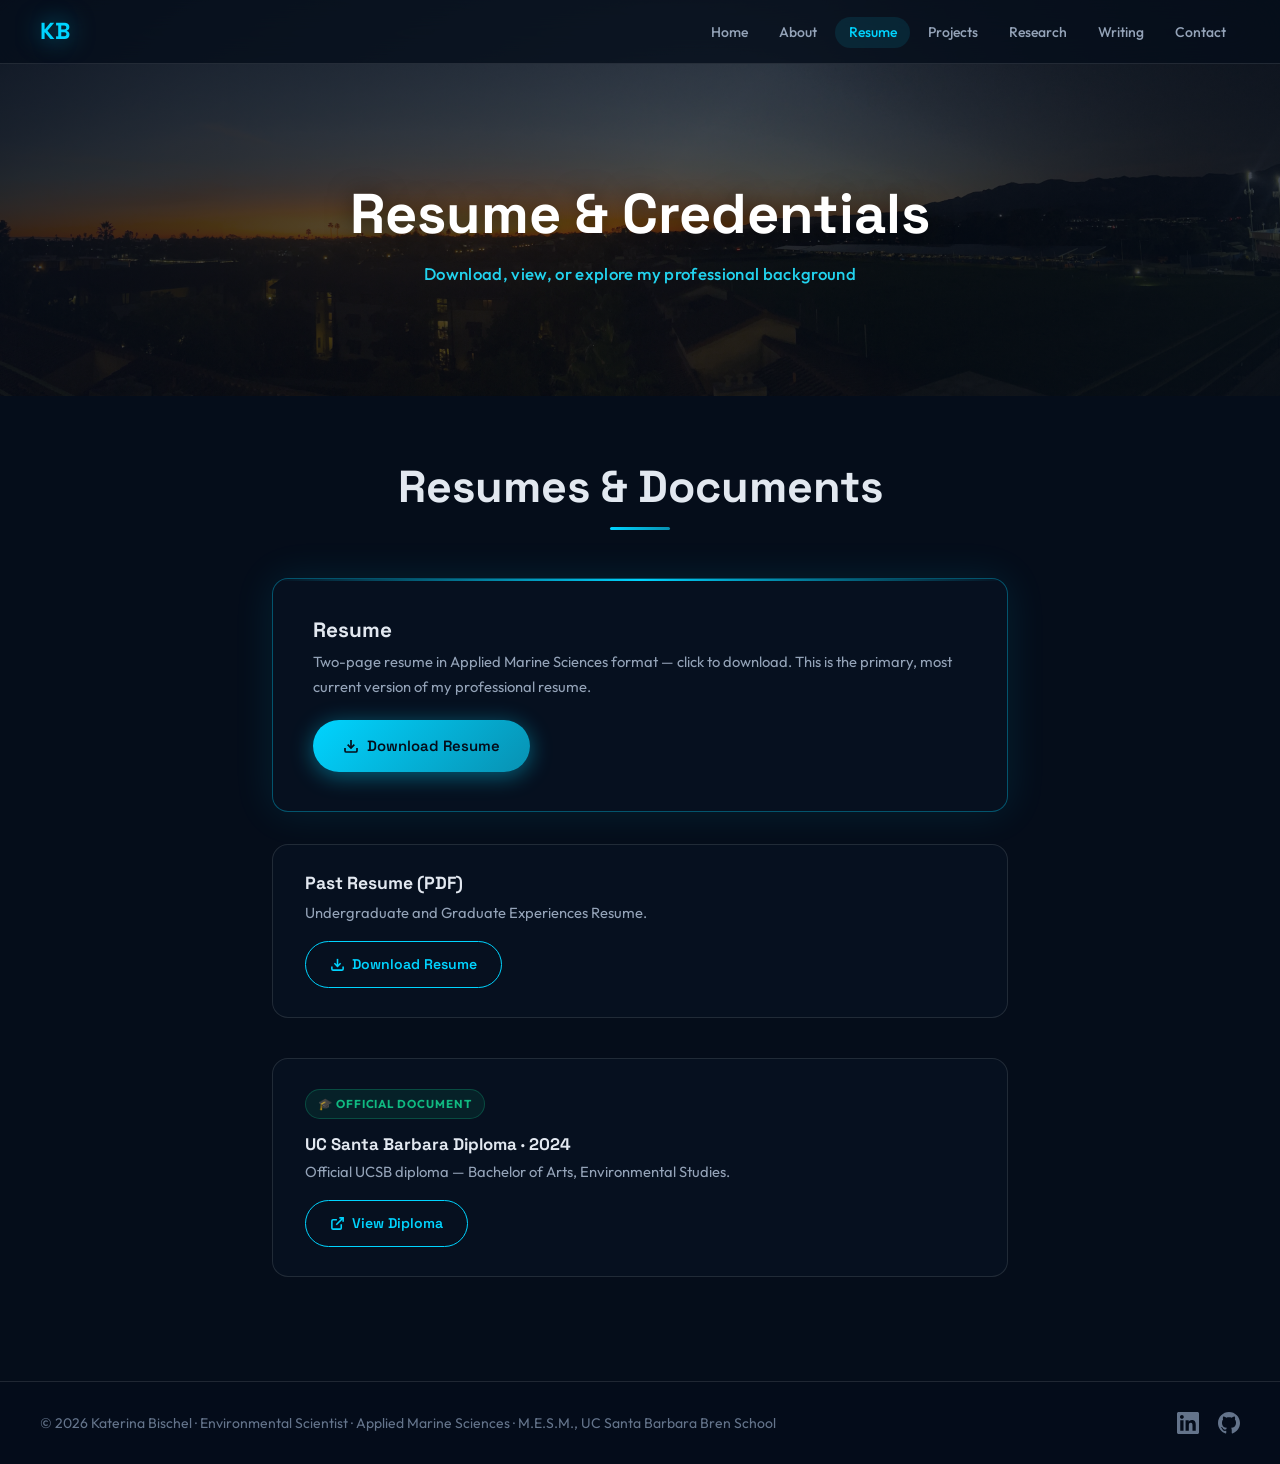
<file: resume.html>
<!DOCTYPE html>
<html lang="en">
<head>
  <meta charset="UTF-8" />
  <meta name="viewport" content="width=device-width, initial-scale=1.0" />
  <title>Resume | Katerina Bischel</title>
  <meta name="description" content="Resume and credentials for Katerina Bischel — Environmental Scientist at Applied Marine Sciences. M.E.S.M. 2026, UC Santa Barbara Bren School." />
  <meta property="og:title"       content="Resume | Katerina Bischel" />
  <meta property="og:description" content="Download or view Katerina Bischel's resume — AMS Format and General PDF." />
  <meta property="og:image"       content="panorama_4.jpeg" />
  <link rel="stylesheet" href="styles.css" />
  <style>
    .resume-section {
      max-width: 800px;
      margin: 0 auto;
      padding: 4rem 2rem 5rem;
    }
    .docx-icon {
      font-size: 3rem;
      margin-bottom: 0.75rem;
      display: block;
    }
  </style>
</head>
<body>

<!-- NAV -->
<nav class="navbar">
  <div class="nav-container">
    <a href="index.html" class="nav-logo">KB</a>
    <button class="hamburger" id="hamburger" aria-label="Toggle navigation">
      <span></span><span></span><span></span>
    </button>
    <ul class="nav-links" id="nav-links">
      <li><a href="index.html">Home</a></li>
      <li><a href="about.html">About</a></li>
      <li><a href="resume.html">Resume</a></li>
      <li><a href="projects.html">Projects</a></li>
      <li><a href="research.html">Research</a></li>
      <li><a href="writing.html">Writing</a></li>
      <li><a href="contact.html">Contact</a></li>
    </ul>
  </div>
</nav>

<!-- PAGE HERO -->
<section class="page-hero">
  <div class="hero-bg" style="background-image: url('panorama_2.jpeg');"></div>
  <div class="hero-overlay"></div>
  <div class="hero-content">
    <h1 class="page-hero-title">Resume &amp; Credentials</h1>
    <p class="page-hero-subtitle">Download, view, or explore my professional background</p>
  </div>
</section>

<!-- RESUME SECTION -->
<div class="resume-section">
  <h2 class="section-title reveal">Resumes &amp; Documents</h2>

  <!-- PRIMARY — AMS Format (DOCX) -->
  <div class="resume-primary-card reveal reveal-d1">
    <h3 class="resume-card-title">Resume </h3>
    <p class="resume-card-note">
      Two-page resume in Applied Marine Sciences format — click to download.
      This is the primary, most current version of my professional resume.
    </p>
    <div style="display:flex; gap:1rem; flex-wrap:wrap;">
      <a href="Bischel_resume_AMS_format_2pp.docx" download class="btn btn-primary">
        <svg width="16" height="16" viewBox="0 0 24 24" fill="none" stroke="currentColor" stroke-width="2.5"><path d="M21 15v4a2 2 0 0 1-2 2H5a2 2 0 0 1-2-2v-4"/><polyline points="7 10 12 15 17 10"/><line x1="12" y1="15" x2="12" y2="3"/></svg>
        Download Resume 
      </a>
    </div>
  </div>

  <!-- SECONDARY — General PDF -->
  <div class="resume-secondary-card reveal reveal-d2">
    <h3 class="resume-card-title" style="font-size:1.1rem; margin-bottom:0.35rem;">Past Resume (PDF)</h3>
    <p class="resume-card-note" style="margin-bottom:1rem;">Undergraduate and Graduate Experiences Resume.</p>
    <a href="Katerina_Bischel_%20Resume.pdf" download class="btn btn-ghost" style="font-size:0.88rem; padding:0.65rem 1.5rem;">
      <svg width="15" height="15" viewBox="0 0 24 24" fill="none" stroke="currentColor" stroke-width="2.5"><path d="M21 15v4a2 2 0 0 1-2 2H5a2 2 0 0 1-2-2v-4"/><polyline points="7 10 12 15 17 10"/><line x1="12" y1="15" x2="12" y2="3"/></svg>
      Download Resume
    </a>
  </div>

  <!-- CREDENTIAL CARD — Diploma -->
  <div class="resume-secondary-card reveal reveal-d2" style="margin-top:2.5rem;">
    <span class="resume-card-badge badge-credential">🎓 Official Document</span>
    <h3 class="resume-card-title" style="font-size:1.05rem; margin-bottom:0.3rem;">UC Santa Barbara Diploma · 2024</h3>
    <p class="resume-card-note" style="margin-bottom:1rem;">Official UCSB diploma — Bachelor of Arts, Environmental Studies.</p>
    <a href="diploma.pdf" target="_blank" rel="noopener noreferrer" class="btn btn-ghost" style="font-size:0.88rem; padding:0.65rem 1.5rem;">
      <svg width="15" height="15" viewBox="0 0 24 24" fill="none" stroke="currentColor" stroke-width="2.5"><path d="M18 13v6a2 2 0 0 1-2 2H5a2 2 0 0 1-2-2V8a2 2 0 0 1 2-2h6"/><polyline points="15 3 21 3 21 9"/><line x1="10" y1="14" x2="21" y2="3"/></svg>
      View Diploma
    </a>
  </div>

</div>

<!-- FOOTER -->
<footer>
  <div class="footer-inner">
    <p class="footer-copy">© 2026 Katerina Bischel · Environmental Scientist · Applied Marine Sciences · M.E.S.M., UC Santa Barbara Bren School</p>
    <div class="footer-links">
      <a href="https://www.linkedin.com/in/katerina-bischel/" target="_blank" rel="noopener noreferrer" aria-label="LinkedIn">
        <svg width="22" height="22" viewBox="0 0 24 24" fill="currentColor"><path d="M20.447 20.452h-3.554v-5.569c0-1.328-.027-3.037-1.852-3.037-1.853 0-2.136 1.445-2.136 2.939v5.667H9.351V9h3.414v1.561h.046c.477-.9 1.637-1.85 3.37-1.85 3.601 0 4.267 2.37 4.267 5.455v6.286zM5.337 7.433c-1.144 0-2.063-.926-2.063-2.065 0-1.138.92-2.063 2.063-2.063 1.14 0 2.064.925 2.064 2.063 0 1.139-.925 2.065-2.064 2.065zm1.782 13.019H3.555V9h3.564v11.452zM22.225 0H1.771C.792 0 0 .774 0 1.729v20.542C0 23.227.792 24 1.771 24h20.451C23.2 24 24 23.227 24 22.271V1.729C24 .774 23.2 0 22.222 0h.003z"/></svg>
      </a>
      <a href="https://github.com/katerinabischell" target="_blank" rel="noopener noreferrer" aria-label="GitHub">
        <svg width="22" height="22" viewBox="0 0 24 24" fill="currentColor"><path d="M12 0c-6.626 0-12 5.373-12 12 0 5.302 3.438 9.8 8.207 11.387.599.111.793-.261.793-.577v-2.234c-3.338.726-4.033-1.416-4.033-1.416-.546-1.387-1.333-1.756-1.333-1.756-1.089-.745.083-.729.083-.729 1.205.084 1.839 1.237 1.839 1.237 1.07 1.834 2.807 1.304 3.492.997.107-.775.418-1.305.762-1.604-2.665-.305-5.467-1.334-5.467-5.931 0-1.311.469-2.381 1.236-3.221-.124-.303-.535-1.524.117-3.176 0 0 1.008-.322 3.301 1.23.957-.266 1.983-.399 3.003-.404 1.02.005 2.047.138 3.006.404 2.291-1.552 3.297-1.23 3.297-1.23.653 1.653.242 2.874.118 3.176.77.84 1.235 1.911 1.235 3.221 0 4.609-2.807 5.624-5.479 5.921.43.372.823 1.102.823 2.222v3.293c0 .319.192.694.801.576 4.765-1.589 8.199-6.086 8.199-11.386 0-6.627-5.373-12-12-12z"/></svg>
      </a>
    </div>
  </div>
</footer>

<button class="back-to-top" id="back-to-top" aria-label="Back to top">
  <svg width="20" height="20" viewBox="0 0 24 24" fill="none" stroke="currentColor" stroke-width="2.5"><path d="M18 15l-6-6-6 6"/></svg>
</button>

<script src="main.js"></script>
</body>
</html>
</file>
<file: styles.css>
/* ================================================================
   ROOT & RESET
   ================================================================ */
@import url('https://fonts.googleapis.com/css2?family=Space+Grotesk:wght@400;500;600;700;800&family=Outfit:wght@300;400;500;600&display=swap');

:root {
  --bg-base:            #050d1a;
  --bg-secondary:       #0a1628;
  --bg-tertiary:        #0d1f38;
  --glass-bg:           rgba(8, 18, 34, 0.72);
  --glass-bg-light:     rgba(255,255,255,0.06);
  --glass-border:       rgba(255,255,255,0.11);
  --glass-border-glow:  rgba(0,212,255,0.30);
  --accent-cyan:        #00d4ff;
  --accent-teal:        #0891b2;
  --accent-teal-light:  #22d3ee;
  --accent-green:       #10b981;
  --text-primary:       #e2e8f0;
  --text-secondary:     #94a3b8;
  --text-muted:         #64748b;
  --transition:         all 0.32s cubic-bezier(0.4,0,0.2,1);
  --font-heading:       'Space Grotesk', sans-serif;
  --font-body:          'Outfit', sans-serif;
  --radius:             16px;
  --radius-sm:          8px;
}

*,*::before,*::after { box-sizing: border-box; margin: 0; padding: 0; }

html { scroll-behavior: smooth; }

body {
  font-family: var(--font-body);
  background-color: var(--bg-base);
  color: var(--text-primary);
  line-height: 1.75;
  overflow-x: hidden;
}

img  { max-width: 100%; display: block; }
a    { text-decoration: none; color: inherit; }
ul   { list-style: none; }

/* ================================================================
   TYPOGRAPHY
   ================================================================ */
h1,h2,h3,h4 { font-family: var(--font-heading); font-weight: 700; line-height: 1.2; }
h1 { font-size: clamp(2.2rem, 5vw, 4rem); }
h2 { font-size: clamp(1.8rem, 3.5vw, 2.8rem); }
h3 { font-size: clamp(1.1rem, 2.5vw, 1.5rem); }

.section-title {
  text-align: center;
  margin-bottom: 3rem;
  color: var(--text-primary);
}

.section-title::after {
  content: '';
  display: block;
  width: 60px;
  height: 3px;
  background: linear-gradient(90deg, var(--accent-cyan), var(--accent-teal));
  margin: 0.85rem auto 0;
  border-radius: 2px;
}

/* ================================================================
   NAVBAR
   ================================================================ */
.navbar {
  position: fixed;
  top: 0; left: 0; right: 0;
  z-index: 1000;
  padding: 0.7rem 2rem;
  background: rgba(5, 13, 26, 0.78);
  backdrop-filter: blur(22px);
  -webkit-backdrop-filter: blur(22px);
  border-bottom: 1px solid var(--glass-border);
  transition: var(--transition);
}

.nav-container {
  max-width: 1200px;
  margin: 0 auto;
  display: flex;
  align-items: center;
  justify-content: space-between;
}

.nav-logo {
  font-family: var(--font-heading);
  font-size: 1.45rem;
  font-weight: 800;
  color: var(--accent-cyan);
  letter-spacing: -0.02em;
  text-shadow: 0 0 24px rgba(0,212,255,0.55);
}

.nav-links {
  display: flex;
  gap: 0.25rem;
}

.nav-links a {
  padding: 0.38rem 0.85rem;
  border-radius: 50px;
  font-size: 0.875rem;
  font-weight: 500;
  color: var(--text-secondary);
  transition: var(--transition);
}

.nav-links a:hover,
.nav-links a.active {
  color: var(--accent-cyan);
  background: rgba(0,212,255,0.1);
}

/* Hamburger */
.hamburger {
  display: none;
  flex-direction: column;
  gap: 5px;
  background: none;
  border: none;
  cursor: pointer;
  padding: 4px;
  z-index: 1100;
}

.hamburger span {
  display: block;
  width: 24px;
  height: 2px;
  background: var(--text-primary);
  border-radius: 2px;
  transition: var(--transition);
}

.hamburger.open span:nth-child(1) { transform: translateY(7px) rotate(45deg); }
.hamburger.open span:nth-child(2) { opacity: 0; }
.hamburger.open span:nth-child(3) { transform: translateY(-7px) rotate(-45deg); }

/* ================================================================
   HERO — HOME
   ================================================================ */
.hero {
  position: relative;
  min-height: 100vh;
  display: flex;
  align-items: center;
  justify-content: center;
  overflow: hidden;
}

.hero-bg {
  position: absolute;
  inset: 0;
  background-size: cover;
  background-position: center;
  background-attachment: fixed;
  transform: scale(1.04);
  z-index: 0;
}

.hero-overlay {
  position: absolute;
  inset: 0;
  background: linear-gradient(
    135deg,
    rgba(5,13,26,0.88) 0%,
    rgba(5,13,26,0.60) 50%,
    rgba(5,13,26,0.82) 100%
  );
  z-index: 1;
}

#particle-canvas {
  position: absolute;
  inset: 0;
  z-index: 2;
  pointer-events: none;
}

.hero-content {
  position: relative;
  z-index: 3;
  text-align: center;
  max-width: 880px;
  padding: 2rem 1.5rem;
}

/* PAGE HERO (inner pages) */
.page-hero {
  position: relative;
  min-height: 44vh;
  display: flex;
  align-items: center;
  justify-content: center;
  overflow: hidden;
  padding-top: 80px;
}

.page-hero .hero-content { padding-top: 1.5rem; }

.page-hero-title {
  font-size: clamp(2rem, 5vw, 3.5rem);
  color: #fff;
  margin-bottom: 0.75rem;
  text-shadow: 0 2px 24px rgba(0,0,0,0.6);
}

.page-hero-subtitle {
  color: var(--accent-teal-light);
  font-size: 1.05rem;
  font-weight: 500;
  letter-spacing: 0.02em;
}

/* ================================================================
   PROFILE PHOTO
   ================================================================ */
.profile-photo-wrap { display: inline-block; margin-bottom: 1.8rem; }

.profile-photo {
  width: 155px;
  height: 155px;
  border-radius: 50%;
  object-fit: cover;
  border: 3px solid var(--accent-cyan);
  box-shadow:
    0 0 0 5px rgba(0,212,255,0.12),
    0 0 30px rgba(0,212,255,0.45),
    0 0 70px rgba(0,212,255,0.20);
  animation: profile-glow 3s ease-in-out infinite alternate;
}

@keyframes profile-glow {
  from { box-shadow: 0 0 0 5px rgba(0,212,255,0.12), 0 0 30px rgba(0,212,255,0.45), 0 0 70px rgba(0,212,255,0.20); }
  to   { box-shadow: 0 0 0 7px rgba(0,212,255,0.20), 0 0 45px rgba(0,212,255,0.65), 0 0 90px rgba(0,212,255,0.30); }
}

/* ================================================================
   TYPEWRITER
   ================================================================ */
.typewriter-wrap {
  display: inline-block;
  font-size: clamp(2.2rem, 5.5vw, 4.2rem);
  font-family: var(--font-heading);
  font-weight: 800;
  color: #fff;
  text-shadow: 0 2px 30px rgba(0,0,0,0.5);
  margin-bottom: 1rem;
}

.typewriter-text {
  border-right: 3px solid var(--accent-cyan);
  padding-right: 4px;
  animation: blink 0.8s step-end infinite;
}

@keyframes blink { 50% { border-color: transparent; } }

.hero-subtitle {
  font-size: clamp(0.95rem, 2.2vw, 1.25rem);
  color: var(--accent-teal-light);
  margin-bottom: 2.4rem;
  font-weight: 400;
  letter-spacing: 0.025em;
}

/* ================================================================
   BUTTONS
   ================================================================ */
.btn {
  display: inline-flex;
  align-items: center;
  gap: 0.45rem;
  padding: 0.82rem 1.9rem;
  border-radius: 50px;
  font-family: var(--font-heading);
  font-weight: 600;
  font-size: 0.93rem;
  cursor: pointer;
  transition: var(--transition);
  border: none;
  white-space: nowrap;
}

.btn-primary {
  background: linear-gradient(135deg, var(--accent-cyan), var(--accent-teal));
  color: var(--bg-base);
  box-shadow: 0 4px 22px rgba(0,212,255,0.42);
}

.btn-primary:hover {
  transform: translateY(-3px);
  box-shadow: 0 10px 36px rgba(0,212,255,0.65);
}

.btn-ghost {
  background: transparent;
  color: var(--accent-cyan);
  border: 1.5px solid var(--accent-cyan);
}

.btn-ghost:hover {
  background: rgba(0,212,255,0.1);
  transform: translateY(-3px);
  box-shadow: 0 0 22px rgba(0,212,255,0.3);
}

.btn-group {
  display: flex;
  gap: 1rem;
  justify-content: center;
  flex-wrap: wrap;
}

/* ================================================================
   SECTIONS
   ================================================================ */
.section {
  padding: 5rem 2rem;
  max-width: 1200px;
  margin: 0 auto;
}

.section-bg {
  background: var(--bg-secondary);
}

.section-bg .section-inner {
  max-width: 1200px;
  margin: 0 auto;
  padding: 5rem 2rem;
}

/* Panorama divider strip */
.pano-divider {
  height: 340px;
  background-size: cover;
  background-position: center;
  background-attachment: fixed;
  position: relative;
  display: flex;
  align-items: center;
  justify-content: center;
  overflow: hidden;
}

.pano-divider::before {
  content: '';
  position: absolute;
  inset: 0;
  background: rgba(5,13,26,0.65);
}

.pano-divider-content {
  position: relative;
  z-index: 1;
  text-align: center;
  padding: 2rem;
}

.pano-divider-quote {
  font-family: var(--font-heading);
  font-size: clamp(1.2rem, 3vw, 2rem);
  font-weight: 600;
  color: #fff;
  max-width: 800px;
  margin: 0 auto;
  text-shadow: 0 2px 20px rgba(0,0,0,0.5);
}

.pano-divider-quote span { color: var(--accent-cyan); }

/* ================================================================
   GLASS CARDS
   ================================================================ */
.glass-card {
  background: var(--glass-bg);
  backdrop-filter: blur(18px);
  -webkit-backdrop-filter: blur(18px);
  border: 1px solid var(--glass-border);
  border-radius: var(--radius);
  padding: 2rem;
  transition: var(--transition);
  position: relative;
  overflow: hidden;
}

.glass-card::before {
  content: '';
  position: absolute;
  top: 0; left: 0; right: 0;
  height: 1px;
  background: linear-gradient(90deg, transparent, var(--accent-cyan), transparent);
  opacity: 0;
  transition: opacity 0.3s;
}

.glass-card:hover {
  transform: translateY(-9px);
  border-color: var(--glass-border-glow);
  box-shadow: 0 24px 60px rgba(0,0,0,0.5), 0 0 34px rgba(0,212,255,0.14);
}

.glass-card:hover::before { opacity: 1; }

.card-grid {
  display: grid;
  grid-template-columns: repeat(auto-fill, minmax(300px, 1fr));
  gap: 2rem;
}

.card-icon  { font-size: 2.5rem; margin-bottom: 1rem; display: block; }
.card-title {
  font-family: var(--font-heading);
  font-size: 1.25rem;
  font-weight: 700;
  margin-bottom: 0.7rem;
  color: var(--accent-teal-light);
}
.card-desc {
  color: var(--text-secondary);
  font-size: 0.93rem;
  line-height: 1.75;
  margin-bottom: 1.5rem;
  flex: 1;
}
.card-link {
  display: inline-flex;
  align-items: center;
  gap: 0.4rem;
  color: var(--accent-cyan);
  font-weight: 600;
  font-size: 0.88rem;
  transition: var(--transition);
}
.card-link:hover { gap: 0.7rem; text-shadow: 0 0 10px rgba(0,212,255,0.5); }
.card-link svg { width: 14px; height: 14px; flex-shrink: 0; }

/* card as flex column so link stays bottom */
.glass-card.card-flex {
  display: flex;
  flex-direction: column;
}

/* ================================================================
   SKILLS GRID
   ================================================================ */
.skills-grid {
  display: flex;
  flex-wrap: wrap;
  gap: 0.75rem;
  justify-content: center;
}

.skill-badge {
  display: inline-flex;
  align-items: center;
  gap: 0.4rem;
  padding: 0.48rem 1.15rem;
  border-radius: 50px;
  background: rgba(0,212,255,0.07);
  border: 1px solid rgba(0,212,255,0.22);
  color: var(--accent-teal-light);
  font-size: 0.85rem;
  font-weight: 500;
  transition: var(--transition);
  cursor: default;
}

.skill-badge:hover {
  background: rgba(0,212,255,0.16);
  border-color: var(--accent-cyan);
  transform: translateY(-3px);
  box-shadow: 0 4px 16px rgba(0,212,255,0.2);
}

/* ================================================================
   TIMELINE
   ================================================================ */
.timeline {
  position: relative;
  padding-left: 2rem;
  max-width: 680px;
  margin: 0 auto;
}

.timeline::before {
  content: '';
  position: absolute;
  left: 0; top: 0; bottom: 0;
  width: 2px;
  background: linear-gradient(180deg, var(--accent-cyan), var(--accent-teal), transparent);
}

.timeline-item {
  position: relative;
  margin-bottom: 2.4rem;
  padding-left: 1.5rem;
}

.timeline-item::before {
  content: '';
  position: absolute;
  left: -2.45rem;
  top: 0.3rem;
  width: 13px;
  height: 13px;
  border-radius: 50%;
  background: var(--accent-cyan);
  box-shadow: 0 0 14px rgba(0,212,255,0.6);
  border: 2.5px solid var(--bg-base);
}

.timeline-degree {
  font-family: var(--font-heading);
  font-size: 1.05rem;
  font-weight: 700;
  color: var(--accent-teal-light);
  margin-bottom: 0.2rem;
}
.timeline-school { color: var(--text-primary); font-weight: 500; }
.timeline-year   { color: var(--text-muted); font-size: 0.85rem; margin-top: 0.25rem; }

/* ================================================================
   BIO TEXT
   ================================================================ */
.bio-text {
  font-size: 1.05rem;
  color: var(--text-secondary);
  max-width: 720px;
  margin: 0 auto 3rem;
  text-align: center;
  line-height: 1.85;
}

/* ================================================================
   PDF VIEWER
   ================================================================ */
.pdf-wrapper {
  background: var(--glass-bg);
  backdrop-filter: blur(16px);
  -webkit-backdrop-filter: blur(16px);
  border: 1px solid var(--glass-border);
  border-radius: var(--radius);
  overflow: hidden;
  margin-bottom: 1.5rem;
}

.pdf-wrapper iframe {
  width: 100%;
  height: 680px;
  border: none;
  display: block;
  background: #111;
}

.pdf-fallback {
  display: none;
  padding: 2rem;
  text-align: center;
  color: var(--text-secondary);
}

.pdf-actions {
  display: flex;
  gap: 1rem;
  flex-wrap: wrap;
  justify-content: center;
  margin-bottom: 3rem;
}

/* ================================================================
   CONTACT
   ================================================================ */
.contact-grid {
  display: grid;
  grid-template-columns: repeat(auto-fill, minmax(220px, 1fr));
  gap: 1.5rem;
  max-width: 860px;
  margin: 0 auto;
}

.contact-card {
  text-align: center;
  padding: 2rem 1.5rem;
}

.contact-icon {
  width: 64px;
  height: 64px;
  border-radius: 50%;
  background: rgba(0,212,255,0.08);
  border: 1px solid rgba(0,212,255,0.28);
  display: flex;
  align-items: center;
  justify-content: center;
  margin: 0 auto 1rem;
  font-size: 1.5rem;
  transition: var(--transition);
}

.contact-card:hover .contact-icon {
  background: rgba(0,212,255,0.18);
  box-shadow: 0 0 22px rgba(0,212,255,0.35);
  transform: scale(1.1);
}

.contact-label {
  font-size: 0.75rem;
  text-transform: uppercase;
  letter-spacing: 0.1em;
  color: var(--text-muted);
  margin-bottom: 0.3rem;
}

.contact-value {
  font-weight: 600;
  color: var(--accent-teal-light);
  font-size: 0.95rem;
  word-break: break-all;
}

/* ================================================================
   HOME STATS
   ================================================================ */
.stats-row {
  display: flex;
  justify-content: center;
  gap: 3rem;
  flex-wrap: wrap;
  padding: 2rem 0;
}

.stat-item { text-align: center; }

.stat-num {
  font-family: var(--font-heading);
  font-size: 2.2rem;
  font-weight: 800;
  color: var(--accent-cyan);
  line-height: 1;
  margin-bottom: 0.3rem;
}

.stat-label {
  color: var(--text-secondary);
  font-size: 0.85rem;
  text-transform: uppercase;
  letter-spacing: 0.08em;
}

/* ================================================================
   FOOTER
   ================================================================ */
footer {
  background: rgba(5,13,26,0.97);
  border-top: 1px solid var(--glass-border);
  padding: 1.8rem 2rem;
}

.footer-inner {
  max-width: 1200px;
  margin: 0 auto;
  display: flex;
  align-items: center;
  justify-content: space-between;
  flex-wrap: wrap;
  gap: 1rem;
}

.footer-copy { color: var(--text-muted); font-size: 0.875rem; }

.footer-links { display: flex; gap: 1.2rem; }

.footer-links a {
  color: var(--text-muted);
  transition: var(--transition);
  display: flex;
  align-items: center;
}

.footer-links a:hover {
  color: var(--accent-cyan);
  filter: drop-shadow(0 0 6px rgba(0,212,255,0.5));
}

/* ================================================================
   BACK TO TOP
   ================================================================ */
.back-to-top {
  position: fixed;
  bottom: 2rem;
  right: 2rem;
  width: 48px;
  height: 48px;
  border-radius: 50%;
  background: linear-gradient(135deg, var(--accent-cyan), var(--accent-teal));
  color: var(--bg-base);
  border: none;
  cursor: pointer;
  display: flex;
  align-items: center;
  justify-content: center;
  box-shadow: 0 4px 22px rgba(0,212,255,0.45);
  transition: var(--transition);
  opacity: 0;
  pointer-events: none;
  z-index: 998;
}

.back-to-top.visible { opacity: 1; pointer-events: all; }
.back-to-top:hover { transform: translateY(-3px); box-shadow: 0 8px 32px rgba(0,212,255,0.65); }

/* ================================================================
   REVEAL ANIMATIONS
   ================================================================ */
.reveal {
  opacity: 0;
  transform: translateY(28px);
  transition: opacity 0.65s ease, transform 0.65s ease;
}

.reveal.visible { opacity: 1; transform: translateY(0); }
.reveal-d1 { transition-delay: 0.1s; }
.reveal-d2 { transition-delay: 0.2s; }
.reveal-d3 { transition-delay: 0.3s; }
.reveal-d4 { transition-delay: 0.4s; }
.reveal-d5 { transition-delay: 0.5s; }

/* ================================================================
   RESPONSIVE
   ================================================================ */
@media (max-width: 768px) {
  .hamburger { display: flex; }

  .nav-links {
    position: absolute;
    top: 100%; left: 0; right: 0;
    flex-direction: column;
    background: rgba(5,13,26,0.97);
    backdrop-filter: blur(22px);
    padding: 0.75rem;
    gap: 0.15rem;
    border-bottom: 1px solid var(--glass-border);
    transform: translateY(-110%);
    opacity: 0;
    pointer-events: none;
    transition: transform 0.3s ease, opacity 0.3s ease;
  }

  .nav-links.open { transform: translateY(0); opacity: 1; pointer-events: all; }

  .nav-links a { display: block; padding: 0.7rem 1rem; }

  .card-grid { grid-template-columns: 1fr; }

  .pano-divider { background-attachment: scroll; }
  .hero-bg { background-attachment: scroll; }

  .footer-inner { flex-direction: column; text-align: center; }
  .footer-links { justify-content: center; }

  .pdf-wrapper iframe { height: 420px; }

  .stats-row { gap: 1.5rem; }
}

@media (max-width: 480px) {
  .section { padding: 3rem 1.25rem; }
  .section-bg .section-inner { padding: 3rem 1.25rem; }
  .btn-group { flex-direction: column; align-items: center; }
  .profile-photo { width: 120px; height: 120px; }
}

/* ================================================================
   EMPLOYMENT BADGE
   ================================================================ */
.employment-badge {
  display: inline-flex;
  align-items: center;
  gap: 0.5rem;
  padding: 0.45rem 1.1rem;
  border-radius: 50px;
  background: rgba(0,212,255,0.09);
  border: 1px solid rgba(0,212,255,0.38);
  color: var(--accent-teal-light);
  font-size: 0.83rem;
  font-weight: 600;
  margin-bottom: 1.4rem;
  animation: badge-pulse 2.8s ease-in-out infinite;
}

.employment-badge .badge-dot {
  width: 7px;
  height: 7px;
  border-radius: 50%;
  background: var(--accent-cyan);
  box-shadow: 0 0 8px var(--accent-cyan);
  animation: dot-pulse 2.8s ease-in-out infinite;
  flex-shrink: 0;
}

@keyframes badge-pulse {
  0%, 100% { box-shadow: 0 0 0 0 rgba(0,212,255,0.18); }
  50%       { box-shadow: 0 0 0 5px rgba(0,212,255,0.06); }
}

@keyframes dot-pulse {
  0%, 100% { box-shadow: 0 0 4px var(--accent-cyan); }
  50%       { box-shadow: 0 0 12px var(--accent-cyan), 0 0 20px rgba(0,212,255,0.5); }
}

/* ================================================================
   CURRENTLY WORKING ON CARD
   ================================================================ */
.current-work-wrap {
  padding: 1.5rem 2rem 2.5rem;
  background: linear-gradient(135deg, rgba(8,18,34,0.94) 0%, rgba(10,24,48,0.92) 100%);
  border-bottom: 1px solid var(--glass-border);
}

.current-work-inner {
  max-width: 900px;
  margin: 0 auto;
}

.current-work-card {
  background: var(--glass-bg);
  backdrop-filter: blur(18px);
  -webkit-backdrop-filter: blur(18px);
  border: 1px solid rgba(0,212,255,0.28);
  border-radius: var(--radius);
  padding: 1.6rem 2rem;
  position: relative;
  overflow: hidden;
  box-shadow: 0 0 32px rgba(0,212,255,0.09), inset 0 0 32px rgba(0,212,255,0.03);
  animation: card-glow-pulse 4s ease-in-out infinite;
}

@keyframes card-glow-pulse {
  0%, 100% { box-shadow: 0 0 32px rgba(0,212,255,0.09), inset 0 0 32px rgba(0,212,255,0.03); }
  50%       { box-shadow: 0 0 48px rgba(0,212,255,0.16), inset 0 0 48px rgba(0,212,255,0.06); }
}

.current-work-card::before {
  content: '';
  position: absolute;
  top: 0; left: 0; right: 0;
  height: 2px;
  background: linear-gradient(90deg, transparent, var(--accent-cyan), var(--accent-teal), transparent);
  animation: shimmer 3s ease-in-out infinite;
}

@keyframes shimmer {
  0%, 100% { opacity: 0.5; }
  50%       { opacity: 1; }
}

.cw-label {
  font-size: 0.75rem;
  font-weight: 700;
  letter-spacing: 0.12em;
  text-transform: uppercase;
  color: var(--accent-cyan);
  margin-bottom: 0.5rem;
  display: flex;
  align-items: center;
  gap: 0.4rem;
}

.cw-title {
  font-family: var(--font-heading);
  font-size: 1.1rem;
  font-weight: 700;
  color: var(--text-primary);
  margin-bottom: 0.6rem;
}

.cw-desc {
  color: var(--text-secondary);
  font-size: 0.93rem;
  line-height: 1.78;
  margin-bottom: 1rem;
}

.cw-link {
  display: inline-flex;
  align-items: center;
  gap: 0.4rem;
  color: var(--accent-cyan);
  font-weight: 600;
  font-size: 0.88rem;
  transition: var(--transition);
}

.cw-link:hover { gap: 0.7rem; text-shadow: 0 0 10px rgba(0,212,255,0.5); }
.cw-link svg { width: 14px; height: 14px; }

/* ================================================================
   PRESS STRIP / FEATURED IN
   ================================================================ */
.press-strip {
  padding: 0.9rem 2rem;
  background: rgba(0,212,255,0.04);
  border-top: 1px solid rgba(0,212,255,0.12);
  border-bottom: 1px solid rgba(0,212,255,0.12);
  text-align: center;
}

.press-inner {
  max-width: 900px;
  margin: 0 auto;
  display: flex;
  align-items: center;
  justify-content: center;
  gap: 0.75rem;
  flex-wrap: wrap;
}

.press-label {
  font-size: 0.7rem;
  font-weight: 700;
  letter-spacing: 0.14em;
  text-transform: uppercase;
  color: var(--text-muted);
}

.press-item {
  display: inline-flex;
  align-items: center;
  gap: 0.5rem;
  padding: 0.32rem 0.9rem;
  border-radius: 50px;
  background: rgba(0,212,255,0.07);
  border: 1px solid rgba(0,212,255,0.22);
  color: var(--accent-teal-light);
  font-size: 0.83rem;
  font-weight: 500;
  transition: var(--transition);
  text-decoration: none;
}

.press-item:hover {
  background: rgba(0,212,255,0.14);
  border-color: var(--accent-cyan);
  transform: translateY(-2px);
  box-shadow: 0 4px 14px rgba(0,212,255,0.2);
}

/* ================================================================
   GROUPED SKILLS
   ================================================================ */
.skills-section-wrap { max-width: 900px; margin: 0 auto; }

.skills-group { margin-bottom: 2.5rem; }

.skills-group-label {
  font-size: 0.72rem;
  font-weight: 700;
  letter-spacing: 0.14em;
  text-transform: uppercase;
  margin-bottom: 1rem;
  display: flex;
  align-items: center;
  gap: 0.5rem;
}

.skills-group-label::after {
  content: '';
  flex: 1;
  height: 1px;
  background: var(--glass-border);
  display: block;
}

.sgl-technical { color: var(--accent-cyan); }
.sgl-environmental { color: var(--accent-green); }
.sgl-professional { color: #a78bfa; }

.skill-badge-tech {
  background: rgba(0,212,255,0.07);
  border: 1px solid rgba(0,212,255,0.22);
  color: var(--accent-teal-light);
}

.skill-badge-tech:hover {
  background: rgba(0,212,255,0.16);
  border-color: var(--accent-cyan);
}

.skill-badge-env {
  background: rgba(16,185,129,0.07);
  border: 1px solid rgba(16,185,129,0.22);
  color: #6ee7b7;
}

.skill-badge-env:hover {
  background: rgba(16,185,129,0.16);
  border-color: var(--accent-green);
}

.skill-badge-pro {
  background: rgba(139,92,246,0.07);
  border: 1px solid rgba(139,92,246,0.22);
  color: #c4b5fd;
}

.skill-badge-pro:hover {
  background: rgba(139,92,246,0.16);
  border-color: #8b5cf6;
}

/* ================================================================
   LEADERSHIP CALLOUT
   ================================================================ */
.leadership-callout {
  max-width: 720px;
  margin: 0 auto;
  padding: 1.5rem 2rem;
  background: rgba(16,185,129,0.06);
  border: 1px solid rgba(16,185,129,0.28);
  border-radius: var(--radius);
  display: flex;
  gap: 1.2rem;
  align-items: flex-start;
}

.lc-icon {
  font-size: 1.8rem;
  flex-shrink: 0;
  line-height: 1;
  margin-top: 0.1rem;
}

.lc-label {
  font-size: 0.72rem;
  font-weight: 700;
  letter-spacing: 0.12em;
  text-transform: uppercase;
  color: var(--accent-green);
  margin-bottom: 0.4rem;
}

.lc-text {
  color: var(--text-secondary);
  font-size: 0.96rem;
  line-height: 1.78;
}

/* ================================================================
   EDUCATION TIMELINE CARDS
   ================================================================ */
.edu-card {
  background: var(--glass-bg);
  border: 1px solid var(--glass-border);
  border-radius: var(--radius);
  padding: 1.6rem 2rem;
  margin-bottom: 1.5rem;
  position: relative;
  overflow: hidden;
  transition: var(--transition);
}

.edu-card::before {
  content: '';
  position: absolute;
  left: 0; top: 0; bottom: 0;
  width: 3px;
  background: linear-gradient(180deg, var(--accent-cyan), var(--accent-teal));
}

.edu-card:hover {
  border-color: var(--glass-border-glow);
  transform: translateX(4px);
  box-shadow: 0 8px 32px rgba(0,0,0,0.3), 0 0 20px rgba(0,212,255,0.08);
}

.edu-badge {
  display: inline-flex;
  align-items: center;
  gap: 0.3rem;
  padding: 0.22rem 0.7rem;
  border-radius: 50px;
  font-size: 0.7rem;
  font-weight: 700;
  letter-spacing: 0.08em;
  text-transform: uppercase;
  background: rgba(0,212,255,0.1);
  border: 1px solid rgba(0,212,255,0.3);
  color: var(--accent-cyan);
  margin-bottom: 0.8rem;
}

.edu-degree {
  font-family: var(--font-heading);
  font-size: 1.15rem;
  font-weight: 700;
  color: var(--accent-teal-light);
  margin-bottom: 0.25rem;
}

.edu-school {
  font-weight: 600;
  color: var(--text-primary);
  font-size: 1rem;
  margin-bottom: 0.2rem;
}

.edu-year {
  color: var(--text-muted);
  font-size: 0.88rem;
  margin-bottom: 0.6rem;
}

.edu-concentrations {
  color: var(--text-secondary);
  font-size: 0.88rem;
  line-height: 1.6;
}

.edu-concentrations strong { color: var(--text-primary); }

/* ================================================================
   RESUME CARDS (featured docx vs secondary pdf)
   ================================================================ */
.resume-primary-card {
  background: var(--glass-bg);
  backdrop-filter: blur(18px);
  -webkit-backdrop-filter: blur(18px);
  border: 1px solid rgba(0,212,255,0.35);
  border-radius: var(--radius);
  padding: 2.4rem 2.5rem;
  margin-bottom: 2rem;
  position: relative;
  overflow: hidden;
  box-shadow: 0 0 40px rgba(0,212,255,0.1);
}

.resume-primary-card::before {
  content: '';
  position: absolute;
  top: 0; left: 0; right: 0;
  height: 2px;
  background: linear-gradient(90deg, transparent, var(--accent-cyan), transparent);
}

.resume-secondary-card {
  background: var(--glass-bg);
  border: 1px solid var(--glass-border);
  border-radius: var(--radius);
  padding: 1.8rem 2rem;
  margin-bottom: 1.5rem;
}

.resume-card-badge {
  display: inline-block;
  padding: 0.25rem 0.75rem;
  border-radius: 50px;
  font-size: 0.72rem;
  font-weight: 700;
  letter-spacing: 0.08em;
  text-transform: uppercase;
  margin-bottom: 0.9rem;
}

.badge-primary { background: rgba(0,212,255,0.12); border: 1px solid rgba(0,212,255,0.38); color: var(--accent-cyan); }
.badge-secondary { background: rgba(100,116,139,0.12); border: 1px solid rgba(100,116,139,0.3); color: var(--text-muted); }
.badge-credential { background: rgba(16,185,129,0.10); border: 1px solid rgba(16,185,129,0.28); color: var(--accent-green); }

.resume-card-title {
  font-family: var(--font-heading);
  font-size: 1.3rem;
  font-weight: 700;
  color: var(--text-primary);
  margin-bottom: 0.4rem;
}

.resume-card-note {
  color: var(--text-secondary);
  font-size: 0.92rem;
  margin-bottom: 1.3rem;
  line-height: 1.7;
}

/* ================================================================
   RESEARCH FEATURES (research.html)
   ================================================================ */
.research-feature {
  padding: 4rem 2rem;
  border-bottom: 1px solid var(--glass-border);
}

.research-feature:last-child { border-bottom: none; }

.research-feature-inner {
  max-width: 1100px;
  margin: 0 auto;
}

.rf-label {
  font-size: 0.72rem;
  font-weight: 700;
  letter-spacing: 0.14em;
  text-transform: uppercase;
  color: var(--accent-cyan);
  margin-bottom: 0.6rem;
  display: flex;
  align-items: center;
  gap: 0.5rem;
}

.rf-title {
  font-family: var(--font-heading);
  font-size: clamp(1.4rem, 3vw, 2rem);
  font-weight: 700;
  color: var(--text-primary);
  margin-bottom: 0.5rem;
  line-height: 1.25;
}

.rf-subtitle {
  color: var(--accent-teal-light);
  font-size: 1rem;
  font-weight: 500;
  margin-bottom: 1.2rem;
  font-style: italic;
  line-height: 1.5;
}

.rf-tags {
  display: flex;
  flex-wrap: wrap;
  gap: 0.5rem;
  margin-bottom: 1.5rem;
}

.rf-tag {
  display: inline-flex;
  align-items: center;
  padding: 0.25rem 0.75rem;
  border-radius: 50px;
  font-size: 0.74rem;
  font-weight: 600;
  letter-spacing: 0.06em;
  text-transform: uppercase;
}

.rf-tag-prep     { background: rgba(0,212,255,0.1);   border: 1px solid rgba(0,212,255,0.3);   color: var(--accent-cyan); }
.rf-tag-collab   { background: rgba(139,92,246,0.1);  border: 1px solid rgba(139,92,246,0.3);  color: #c4b5fd; }
.rf-tag-field    { background: rgba(16,185,129,0.1);  border: 1px solid rgba(16,185,129,0.3);  color: var(--accent-green); }
.rf-tag-press    { background: rgba(251,191,36,0.1);  border: 1px solid rgba(251,191,36,0.3);  color: #fcd34d; }
.rf-tag-capstone { background: rgba(239,68,68,0.1);   border: 1px solid rgba(239,68,68,0.3);   color: #f87171; }
.rf-tag-undergrad{ background: rgba(139,92,246,0.12); border: 1px solid rgba(139,92,246,0.3);  color: #a78bfa; }

.citation-block {
  background: rgba(0,212,255,0.04);
  border-left: 3px solid rgba(0,212,255,0.5);
  padding: 1.2rem 1.5rem;
  border-radius: 0 var(--radius-sm) var(--radius-sm) 0;
  margin-bottom: 1.5rem;
}

.citation-block p {
  color: var(--text-secondary);
  font-size: 0.92rem;
  line-height: 1.75;
  font-style: italic;
}

.citation-block strong { color: var(--text-primary); font-style: normal; }

.rf-collaborators {
  display: flex;
  align-items: center;
  gap: 0.5rem;
  color: var(--text-muted);
  font-size: 0.88rem;
  margin-bottom: 1.2rem;
}

.rf-collaborators svg { flex-shrink: 0; }

.rf-body {
  color: var(--text-secondary);
  font-size: 0.97rem;
  line-height: 1.85;
}

.rf-body p { margin-bottom: 1.1rem; }
.rf-body p:last-child { margin-bottom: 0; }

.rf-links {
  display: flex;
  gap: 1rem;
  flex-wrap: wrap;
  margin-top: 1.6rem;
}

.rf-feature-image {
  width: 100%;
  max-width: 700px;
  border-radius: var(--radius);
  border: 1px solid var(--glass-border);
  margin: 0 auto 2rem;
  display: block;
  object-fit: cover;
  max-height: 380px;
}

.research-hero-section {
  background: linear-gradient(135deg, rgba(8,18,34,0.95) 0%, rgba(5,13,26,0.98) 100%);
  border-bottom: 1px solid var(--glass-border);
}

/* Current work indicator in research */
.current-indicator {
  display: inline-flex;
  align-items: center;
  gap: 0.4rem;
  font-size: 0.72rem;
  font-weight: 700;
  letter-spacing: 0.1em;
  text-transform: uppercase;
  color: var(--accent-cyan);
  padding: 0.3rem 0.85rem;
  border-radius: 50px;
  border: 1px solid rgba(0,212,255,0.4);
  background: rgba(0,212,255,0.07);
  margin-bottom: 1rem;
  animation: badge-pulse 2.8s ease-in-out infinite;
}

.current-indicator .indicator-dot {
  width: 6px;
  height: 6px;
  border-radius: 50%;
  background: var(--accent-cyan);
  animation: dot-pulse 2.8s ease-in-out infinite;
}

/* Card image header */
.card-image-header {
  width: calc(100% + 4rem);
  margin: -2rem -2rem 1.5rem;
  height: 200px;
  object-fit: cover;
  border-radius: var(--radius) var(--radius) 0 0;
  display: block;
}
</file>
